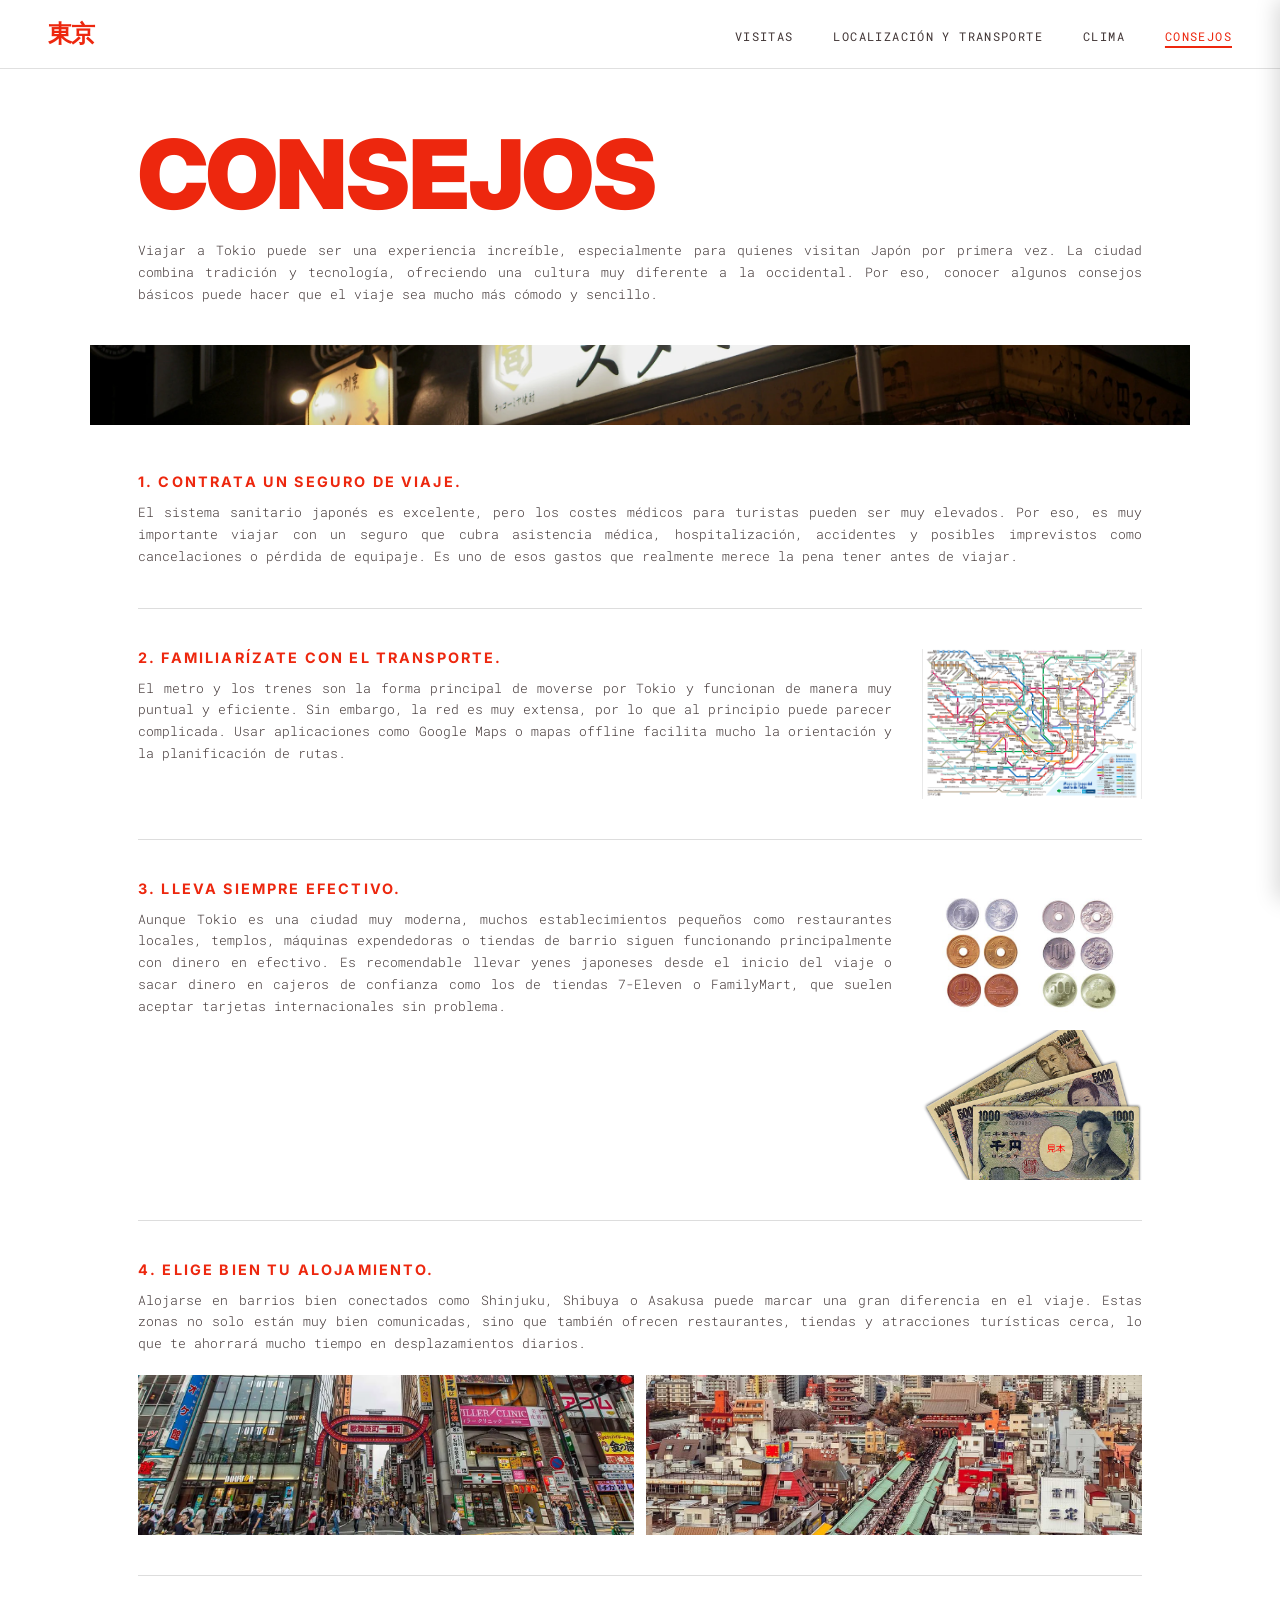
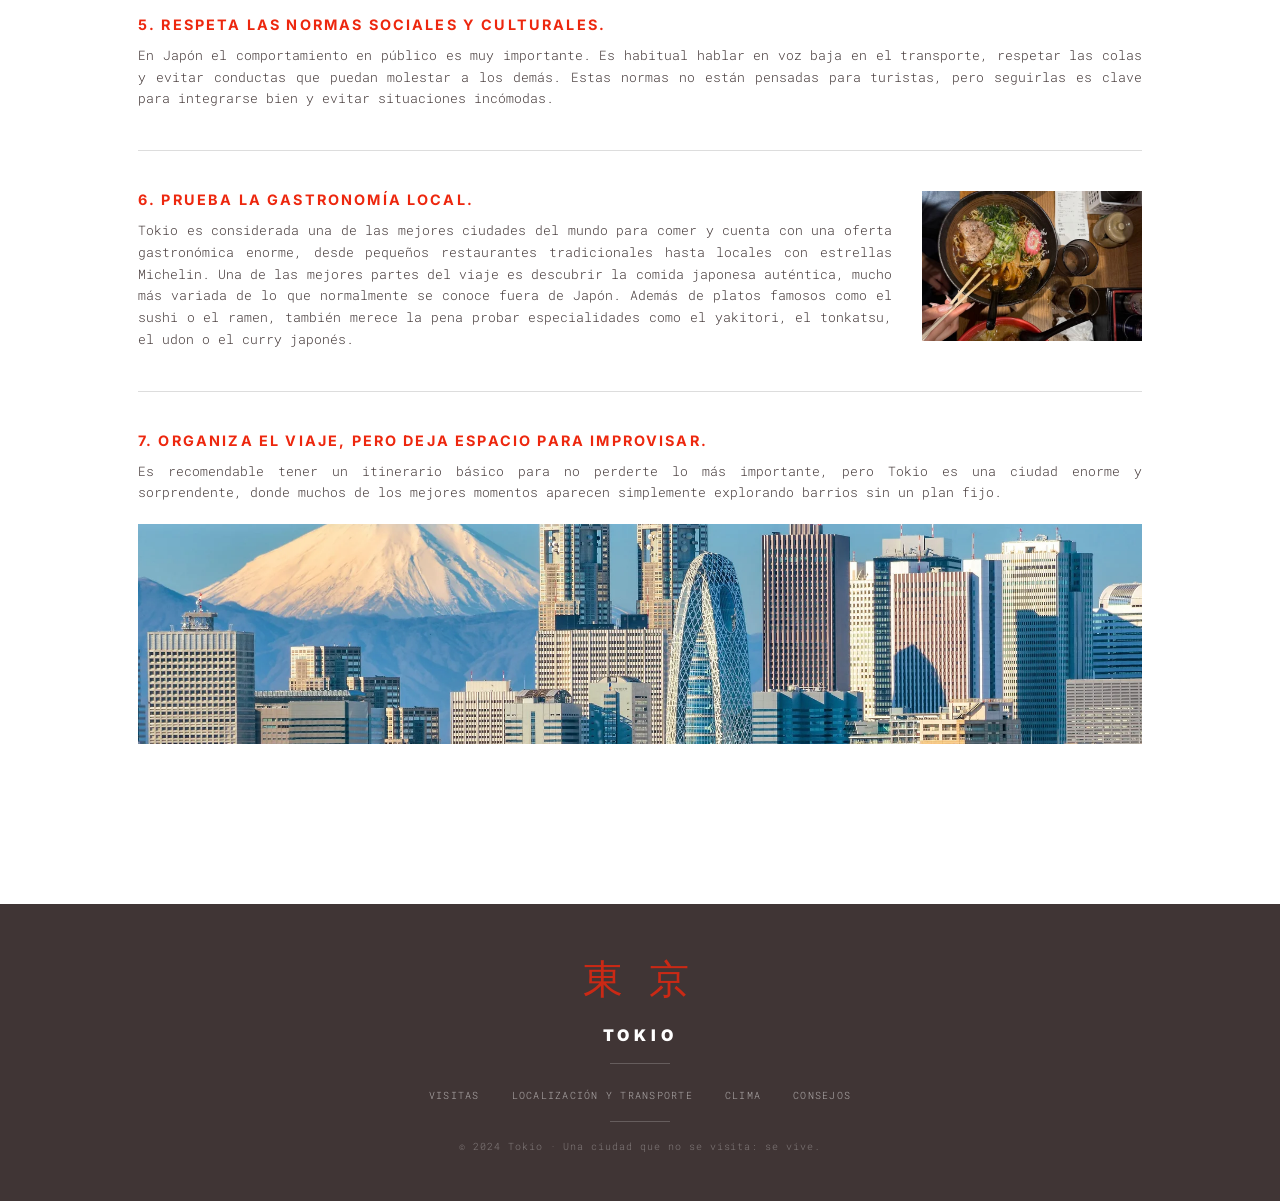
<file: consejos.html>
<!DOCTYPE html>
<html lang="es">
  <head>
    <meta charset="UTF-8" />
    <meta name="viewport" content="width=device-width, initial-scale=1.0" />
    <title>東京 · Consejos</title>
    <link rel="stylesheet" href="css/styles.css" />
    <link rel="stylesheet" href="css/consejos.css" />
  </head>
  <body data-page="consejos">
    <nav id="mainNav"></nav>
    <div id="mobileMenu" class="mobile-menu"></div>
    <div id="overlayBg" class="overlay-bg"></div>

    <main class="page-wrapper">
      <!-- CABECERA -->
      <div class="consejos-header">
        <div class="consejos-header-left">
          <h1 class="page-title">CONSEJOS</h1>
          <p class="body-text">
            Viajar a Tokio puede ser una experiencia increíble, especialmente
            para quienes visitan Japón por primera vez. La ciudad combina
            tradición y tecnología, ofreciendo una cultura muy diferente a la
            occidental. Por eso, conocer algunos consejos básicos puede hacer
            que el viaje sea mucho más cómodo y sencillo.
          </p>
        </div>
      </div>

      <!-- FRANJA DIVISORIA ROJA -->
      <div class="red-strip">
        <img src="media/TOKYO-8.webp" alt="Tokio" />
      </div>

      <!-- LISTA DE CONSEJOS -->
      <div class="tips-list">
        <!-- 1 -->
        <article class="tip-item tip-text-only">
          <h2 class="tip-number section-subtitle">
            1. Contrata un seguro de viaje.
          </h2>
          <p class="body-text">
            El sistema sanitario japonés es excelente, pero los costes médicos
            para turistas pueden ser muy elevados. Por eso, es muy importante
            viajar con un seguro que cubra asistencia médica, hospitalización,
            accidentes y posibles imprevistos como cancelaciones o pérdida de
            equipaje. Es uno de esos gastos que realmente merece la pena tener
            antes de viajar.
          </p>
        </article>

        <!-- 2 -->
        <article class="tip-item tip-with-img">
          <div class="tip-content">
            <h2 class="tip-number section-subtitle">
              2. Familiarízate con el transporte.
            </h2>
            <p class="body-text">
              El metro y los trenes son la forma principal de moverse por Tokio
              y funcionan de manera muy puntual y eficiente. Sin embargo, la red
              es muy extensa, por lo que al principio puede parecer complicada.
              Usar aplicaciones como Google Maps o mapas offline facilita mucho
              la orientación y la planificación de rutas.
            </p>
          </div>
          <div class="tip-img">
            <img src="media/img_01.png" alt="Metro Tokio" />
          </div>
        </article>

        <!-- 3 -->
        <article class="tip-item tip-with-img">
          <div class="tip-content">
            <h2 class="tip-number section-subtitle">
              3. Lleva siempre efectivo.
            </h2>
            <p class="body-text">
              Aunque Tokio es una ciudad muy moderna, muchos establecimientos
              pequeños como restaurantes locales, templos, máquinas expendedoras
              o tiendas de barrio siguen funcionando principalmente con dinero
              en efectivo. Es recomendable llevar yenes japoneses desde el
              inicio del viaje o sacar dinero en cajeros de confianza como los
              de tiendas 7-Eleven o FamilyMart, que suelen aceptar tarjetas
              internacionales sin problema.
            </p>
          </div>
          <div class="tip-img">
            <img
              src="media/yen-japones-monedas.png.jpg"
              alt="Yenes japoneses"
            />
            <img src="media/JPY_Banknotes.png" alt="Yenes japoneses" />
          </div>
        </article>

        <!-- 4 -->
        <article class="tip-item tip-text-only">
          <h2 class="tip-number section-subtitle">
            4. Elige bien tu alojamiento.
          </h2>
          <p class="body-text">
            Alojarse en barrios bien conectados como Shinjuku, Shibuya o Asakusa
            puede marcar una gran diferencia en el viaje. Estas zonas no solo
            están muy bien comunicadas, sino que también ofrecen restaurantes,
            tiendas y atracciones turísticas cerca, lo que te ahorrará mucho
            tiempo en desplazamientos diarios.
          </p>
          <div class="tip-img-double">
            <img src="media/shinjuku-japonismo.webp" alt="Shinjuku" />
            <img src="media/asakusa-28.jpg" alt="Tokio aéreo" />
          </div>
        </article>

        <!-- 5 -->
        <article class="tip-item tip-text-only">
          <h2 class="tip-number section-subtitle">
            5. Respeta las normas sociales y culturales.
          </h2>
          <p class="body-text">
            En Japón el comportamiento en público es muy importante. Es habitual
            hablar en voz baja en el transporte, respetar las colas y evitar
            conductas que puedan molestar a los demás. Estas normas no están
            pensadas para turistas, pero seguirlas es clave para integrarse bien
            y evitar situaciones incómodas.
          </p>
        </article>

        <!-- 6 -->
        <article class="tip-item tip-with-img">
          <div class="tip-content">
            <h2 class="tip-number section-subtitle">
              6. Prueba la gastronomía local.
            </h2>
            <p class="body-text">
              Tokio es considerada una de las mejores ciudades del mundo para
              comer y cuenta con una oferta gastronómica enorme, desde pequeños
              restaurantes tradicionales hasta locales con estrellas Michelin.
              Una de las mejores partes del viaje es descubrir la comida
              japonesa auténtica, mucho más variada de lo que normalmente se
              conoce fuera de Japón. Además de platos famosos como el sushi o el
              ramen, también merece la pena probar especialidades como el
              yakitori, el tonkatsu, el udon o el curry japonés.
            </p>
          </div>
          <div class="tip-img">
            <img
              src="media/@pinsbydaniyaa on pinterest xo_ ⤾˚ ༘.jpeg"
              alt="Gastronomía japonesa"
            />
          </div>
        </article>

        <!-- 7 -->
        <article class="tip-item tip-text-only">
          <h2 class="tip-number section-subtitle">
            7. Organiza el viaje, pero deja espacio para improvisar.
          </h2>
          <p class="body-text">
            Es recomendable tener un itinerario básico para no perderte lo más
            importante, pero Tokio es una ciudad enorme y sorprendente, donde
            muchos de los mejores momentos aparecen simplemente explorando
            barrios sin un plan fijo.
          </p>
          <div class="tip-img-full">
            <img
              src="media/tokio-skyline-monte-fuji_98.webp"
              alt="Skyline Tokio"
            />
          </div>
        </article>
      </div>
      <!-- /tips-list -->
    </main>

    <footer id="mainFooter"></footer>

    <script src="js/components.js"></script>
  </body>
</html>
</file>
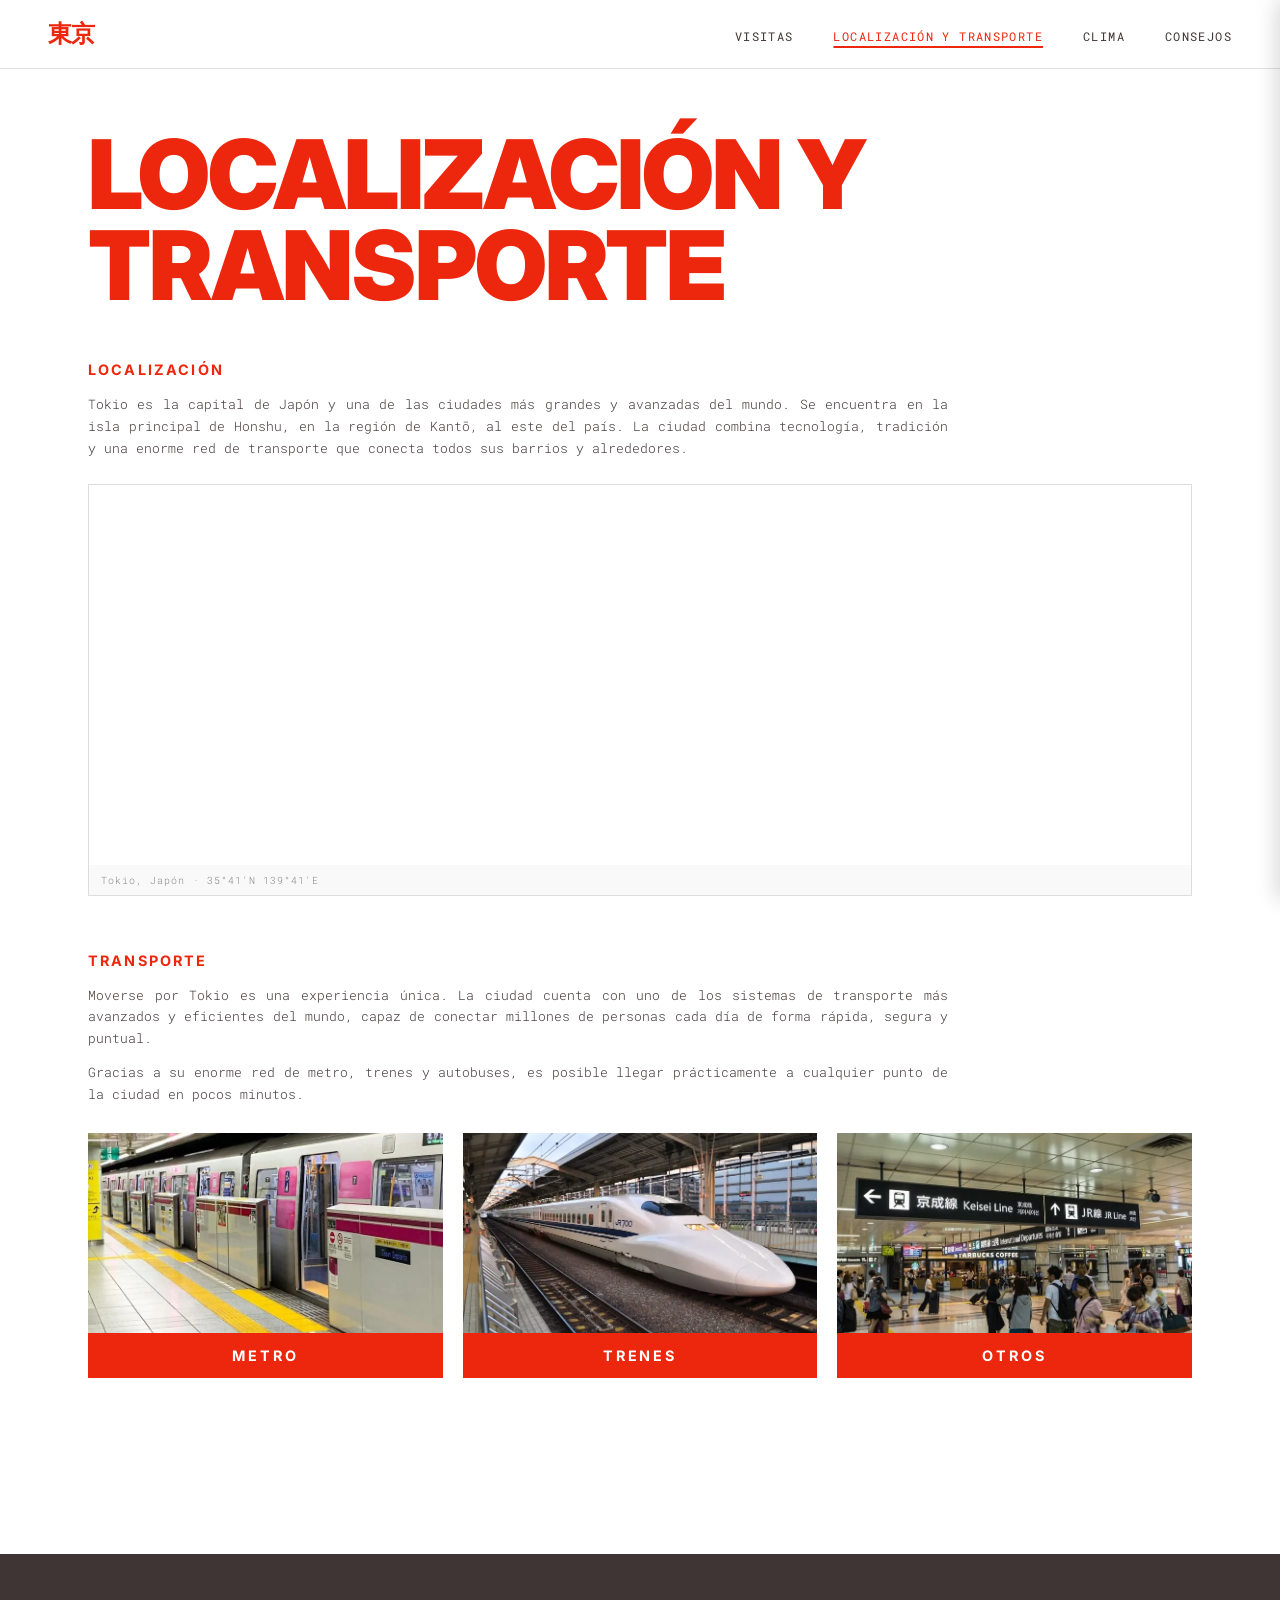
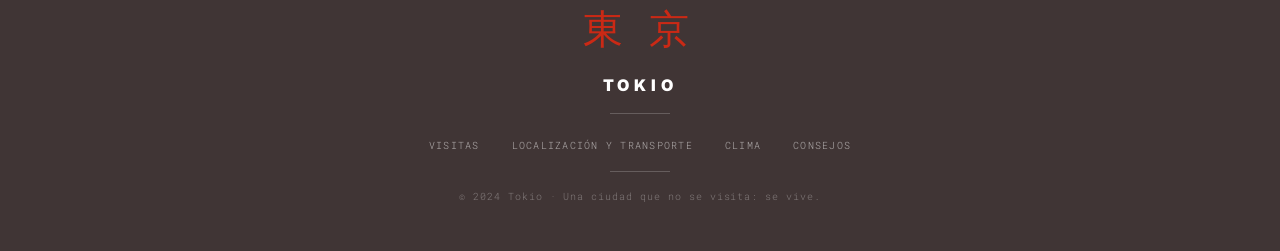
<file: localizacion.html>
<!DOCTYPE html>
<html lang="es">
  <head>
    <meta charset="UTF-8" />
    <meta name="viewport" content="width=device-width, initial-scale=1.0" />
    <title>東京 · Localización y Transporte</title>
    <link rel="stylesheet" href="css/styles.css" />
    <link rel="stylesheet" href="css/localizacion.css" />
  </head>
  <body data-page="localizacion">
    <nav id="mainNav"></nav>
    <div id="mobileMenu" class="mobile-menu"></div>
    <div id="overlayBg" class="overlay-bg"></div>

    <main class="page-wrapper">
      <div class="page-header">
        <div class="page-header-left">
          <h1 class="page-title">LOCALIZACIÓN Y TRANSPORTE</h1>
        </div>
      </div>

      <section class="loc-section">
        <h2 class="section-subtitle">Localización</h2>
        <p class="body-text">
          Tokio es la capital de Japón y una de las ciudades más grandes y
          avanzadas del mundo. Se encuentra en la isla principal de Honshu, en
          la región de Kantō, al este del país. La ciudad combina tecnología,
          tradición y una enorme red de transporte que conecta todos sus barrios
          y alrededores.
        </p>

        <div class="map-container">
          <iframe
            title="Mapa de Tokio"
            src="https://www.openstreetmap.org/export/embed.html?bbox=139.5,35.5,139.9,35.8&layer=mapnik&marker=35.6762,139.6503"
            loading="lazy"
          >
          </iframe>
          <p class="map-caption">Tokio, Japón · 35°41′N 139°41′E</p>
        </div>
      </section>

      <section class="loc-section transport-section">
        <h2 class="section-subtitle">Transporte</h2>
        <p class="body-text">
          Moverse por Tokio es una experiencia única. La ciudad cuenta con uno
          de los sistemas de transporte más avanzados y eficientes del mundo,
          capaz de conectar millones de personas cada día de forma rápida,
          segura y puntual.
        </p>
        <p class="body-text" style="margin-top: 12px">
          Gracias a su enorme red de metro, trenes y autobuses, es posible
          llegar prácticamente a cualquier punto de la ciudad en pocos minutos.
        </p>

        <div class="transport-cards">
          <div class="transport-card" data-modal="metro">
            <div class="transport-img">
              <img src="media/metro.webp" alt="Metro Tokio" />
            </div>
            <div class="transport-label">METRO</div>
          </div>

          <div class="transport-card" data-modal="trenes">
            <div class="transport-img">
              <img src="media/tren.webp" alt="Shinkansen" />
            </div>
            <div class="transport-label">TRENES</div>
          </div>

          <div class="transport-card" data-modal="otros">
            <div class="transport-img">
              <img src="media/aeropuerto.webp" alt="Autobús Tokio" />
            </div>
            <div class="transport-label">OTROS</div>
          </div>
        </div>
      </section>
    </main>

    <div class="modal-overlay" id="modalOverlay">
      <div class="modal-box" id="modalBox">
        <button class="modal-close" id="modalClose">✕</button>
        <h2 class="modal-title" id="modalTitle"></h2>
        <div class="modal-body" id="modalBody"></div>
      </div>
    </div>

    <footer id="mainFooter"></footer>

    <script src="js/components.js"></script>
    <script src="js/localizacion.js"></script>
  </body>
</html>
</file>
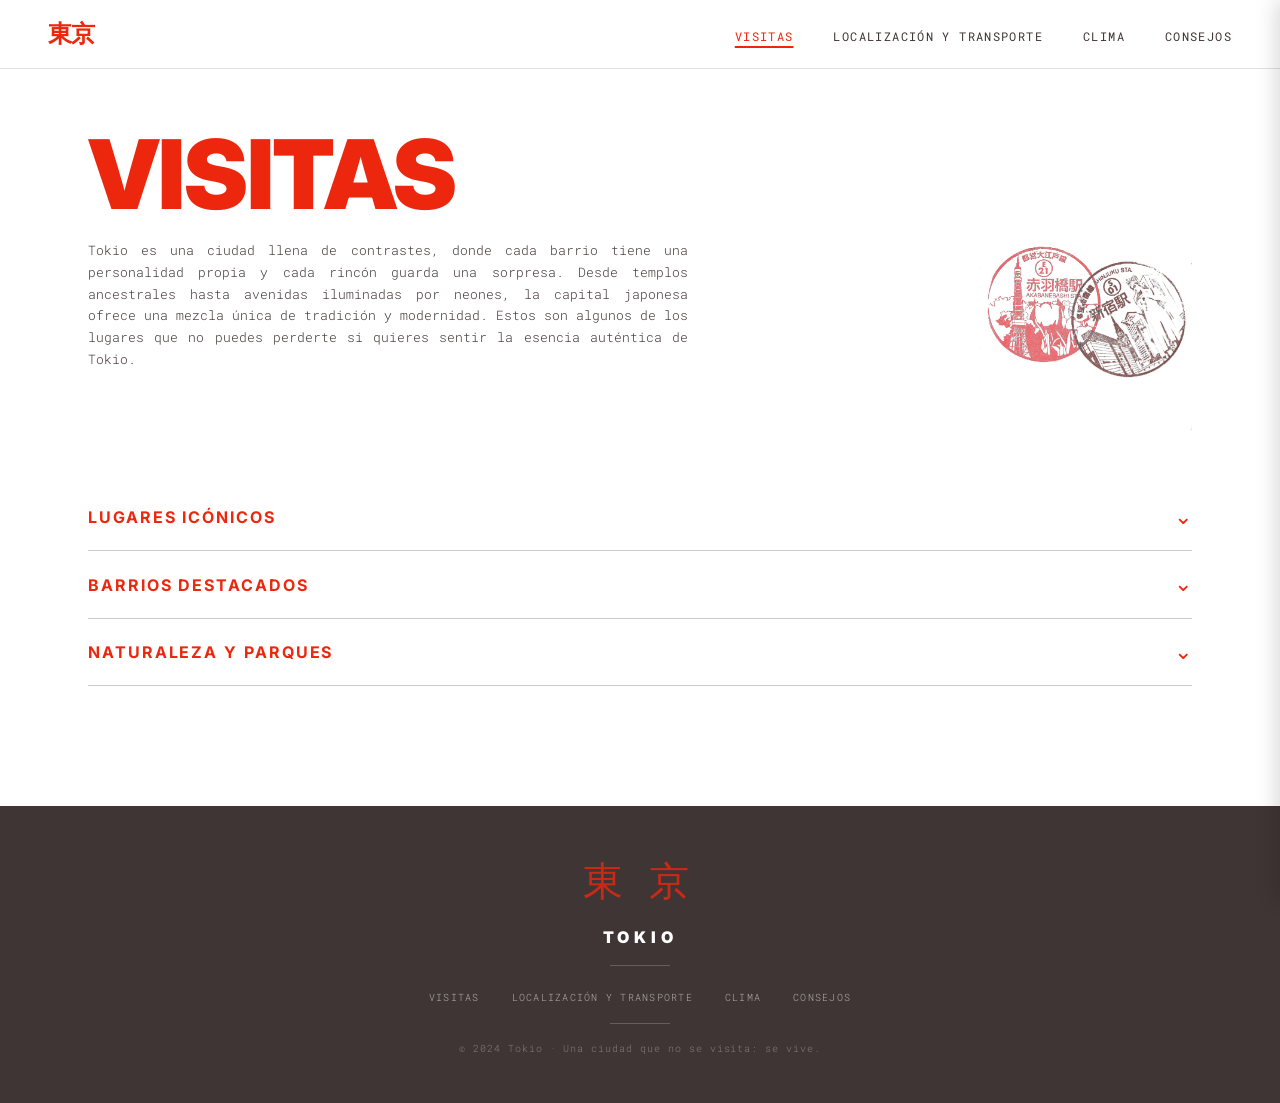
<file: visitas.html>
<!DOCTYPE html>
<html lang="es">
  <head>
    <meta charset="UTF-8" />
    <meta name="viewport" content="width=device-width, initial-scale=1.0" />
    <title>東京 · Visitas</title>
    <link rel="stylesheet" href="css/styles.css" />
    <link rel="stylesheet" href="css/visitas.css" />
  </head>
  <body data-page="visitas">
    <nav id="mainNav"></nav>
    <div id="mobileMenu" class="mobile-menu"></div>
    <div id="overlayBg" class="overlay-bg"></div>

    <main class="page-wrapper">
      <div class="page-header">
        <div class="page-header-left">
          <h1 class="page-title">VISITAS</h1>
          <p class="body-text page-intro">
            Tokio es una ciudad llena de contrastes, donde cada barrio tiene una
            personalidad propia y cada rincón guarda una sorpresa. Desde templos
            ancestrales hasta avenidas iluminadas por neones, la capital
            japonesa ofrece una mezcla única de tradición y modernidad. Estos
            son algunos de los lugares que no puedes perderte si quieres sentir
            la esencia auténtica de Tokio.
          </p>
        </div>
        <div class="page-header-img">
          <img src="media/jfnrnf.png" alt="Tokio" />
        </div>
      </div>

      <div class="accordion-list">
        <div class="accordion-item">
          <button class="accordion-trigger" data-target="lugares-iconicos">
            <span>Lugares Icónicos</span>
            <span class="accordion-arrow">&#8964;</span>
          </button>
          <div class="accordion-content" id="lugares-iconicos">
            <div class="places-grid">
              <div class="place-card">
                <img src="media/Senso-ji (Asakusa).webp" alt="Senso-ji" />
                <div class="place-info">
                  <h3 class="place-name">Senso-ji (Asakusa)</h3>
                  <p class="body-text">
                    El templo más antiguo y visitado de Tokio, fundado en el año
                    628. La imponente puerta Kaminarimon da paso a la calle
                    Nakamise, llena de tiendas tradicionales. Un lugar donde la
                    historia se palpa en cada piedra.
                  </p>
                </div>
              </div>

              <div class="place-card">
                <img src="media/shibuya.webp" alt="Shibuya Crossing" />
                <div class="place-info">
                  <h3 class="place-name">Cruce de Shibuya</h3>
                  <p class="body-text">
                    El cruce peatonal más famoso del mundo. Miles de personas lo
                    atraviesan cada hora entre neones, pantallas gigantes y el
                    ritmo frenético de la ciudad. Es la mejor forma de sentir la
                    energía pura de Tokio.
                  </p>
                </div>
              </div>

              <div class="place-card">
                <img src="media/meiji.webp" alt="Meiji Shrine" />
                <div class="place-info">
                  <h3 class="place-name">Santuario Meiji</h3>
                  <p class="body-text">
                    Un remanso de paz en pleno corazón de la ciudad, rodeado de
                    un frondoso bosque artificial. Dedicado al emperador Meiji,
                    es uno de los santuarios sintoístas más importantes de
                    Japón.
                  </p>
                </div>
              </div>

              <div class="place-card">
                <img src="media/tokio tower.webp" alt="Tokyo Tower" />
                <div class="place-info">
                  <h3 class="place-name">Torre de Tokio</h3>
                  <p class="body-text">
                    Icono inconfundible del skyline de Tokio, inspirada en la
                    Torre Eiffel pero pintada de naranja y blanco. Desde su
                    mirador se obtienen vistas espectaculares de toda la ciudad
                    y, en días despejados, del Monte Fuji.
                  </p>
                </div>
              </div>
            </div>
          </div>
        </div>

        <div class="accordion-item">
          <button class="accordion-trigger" data-target="barrios">
            <span>Barrios Destacados</span>
            <span class="accordion-arrow">&#8964;</span>
          </button>
          <div class="accordion-content" id="barrios">
            <div class="places-grid">
              <div class="place-card">
                <img src="media/Shinjuku .webp" alt="Shinjuku" />
                <div class="place-info">
                  <h3 class="place-name">Shinjuku</h3>
                  <p class="body-text">
                    El barrio más animado de Tokio. De día, rascacielos de
                    cristal y los famosos jardines Gyoen. De noche, el Kabukichō
                    llena las calles de luces de neón, izakayas y
                    entretenimiento sin límite.
                  </p>
                </div>
              </div>

              <div class="place-card">
                <img src="media/harayuku.webp" alt="Harajuku" />
                <div class="place-info">
                  <h3 class="place-name">Harajuku</h3>
                  <p class="body-text">
                    Epicentro de la moda alternativa y la cultura pop japonesa.
                    La calle Takeshita es famosa por sus tiendas únicas, crepes
                    coloridos y la explosiva subcultura kawaii que ha
                    conquistado el mundo entero.
                  </p>
                </div>
              </div>

              <div class="place-card">
                <img src="media/asakusa.webp" alt="Asakusa" />
                <div class="place-info">
                  <h3 class="place-name">Asakusa</h3>
                  <p class="body-text">
                    El barrio más tradicional de Tokio, donde el Japón antiguo
                    sobrevive entre calles adoquinadas, tiendas de artesanía y
                    rickshaws. Perfecto para entender cómo era la ciudad antes
                    de la modernidad.
                  </p>
                </div>
              </div>

              <div class="place-card">
                <img src="media/akhibara.webp" alt="Akihabara" />
                <div class="place-info">
                  <h3 class="place-name">Akihabara</h3>
                  <p class="body-text">
                    El paraíso de la tecnología, el anime y la cultura otaku.
                    Tiendas de electrónica apiladas en varios pisos, figuras
                    coleccionables, maid cafés y arcades que te transportan a un
                    universo completamente diferente.
                  </p>
                </div>
              </div>
            </div>
          </div>
        </div>

        <div class="accordion-item">
          <button class="accordion-trigger" data-target="naturaleza">
            <span>Naturaleza y Parques</span>
            <span class="accordion-arrow">&#8964;</span>
          </button>
          <div class="accordion-content" id="naturaleza">
            <div class="places-grid">
              <div class="place-card">
                <img src="media/parque ueno.webp" alt="Parque Ueno" />
                <div class="place-info">
                  <h3 class="place-name">Parque Ueno</h3>
                  <p class="body-text">
                    El parque más famoso de Tokio, especialmente durante la
                    floración del sakura. Alberga también el zoo más antiguo de
                    Japón y varios museos nacionales que merecen una visita.
                  </p>
                </div>
              </div>

              <div class="place-card">
                <img
                  src="media/jardines shinyuku.webp"
                  alt="Jardines Shinjuku"
                />
                <div class="place-info">
                  <h3 class="place-name">Jardines Shinjuku Gyoen</h3>
                  <p class="body-text">
                    Un refugio verde en medio del caos urbano. Más de 1.000
                    cerezos hacen de este jardín uno de los mejores lugares para
                    el hanami en toda la ciudad. Abierto durante todo el año con
                    paisajes cambiantes.
                  </p>
                </div>
              </div>

              <div class="place-card">
                <img src="media/monte fuji.webp" alt="Monte Fuji" />
                <div class="place-info">
                  <h3 class="place-name">Monte Fuji (excursión)</h3>
                  <p class="body-text">
                    A solo 100 km de Tokio, el símbolo por excelencia de Japón.
                    Se puede visitar en una excursión de día desde la capital.
                    El lago Kawaguchiko ofrece las vistas más fotogénicas del
                    volcán sagrado.
                  </p>
                </div>
              </div>

              <div class="place-card">
                <img src="media/odaiba.webp" alt="Odaiba" />
                <div class="place-info">
                  <h3 class="place-name">Odaiba</h3>
                  <p class="body-text">
                    Isla artificial en la Bahía de Tokio con vistas al Rainbow
                    Bridge y el skyline de la ciudad. Combina centros
                    comerciales futuristas, playas artificiales y museos
                    interactivos en un entorno único.
                  </p>
                </div>
              </div>
            </div>
          </div>
        </div>
      </div>
    </main>

    <footer id="mainFooter"></footer>

    <!-- jQuery CDN -->
    <script src="https://code.jquery.com/jquery-3.7.1.min.js"></script>
    <script src="js/components.js"></script>
    <script src="js/visitas.js"></script>
  </body>
</html>
</file>
<file: css/styles.css>
@import url("https://fonts.googleapis.com/css2?family=Roboto+Mono:wght@300;400;500&family=Inter:wght@400;700;900&display=swap");

:root {
  --rojo: #ed270e;
  --blanco: #ffffff;
  --footer-bg: #403535;
  --negro: #403535;
  --gris-claro: #f5f5f5;
}

*,
*::before,
*::after {
  box-sizing: border-box;
  margin: 0;
  padding: 0;
}

html {
  scroll-behavior: smooth;
}

body {
  font-family: "Roboto Mono", monospace;
  font-weight: 300;
  background: var(--blanco);
  color: var(--negro);
  overflow-x: hidden;
}

nav {
  display: flex;
  align-items: center;
  justify-content: space-between;
  padding: 18px 48px;
  background: var(--blanco);
  position: sticky;
  top: 0;
  z-index: 100;
  border-bottom: 1px solid #e0e0e0;
}

.nav-logo {
  font-family: "Inter", sans-serif;
  font-weight: 900;
  font-size: 1.5rem;
  color: var(--rojo);
  text-decoration: none;
  letter-spacing: -1px;
}

.nav-links {
  display: flex;
  list-style: none;
  gap: 40px;
  align-items: center;
}

.nav-links a {
  font-family: "Roboto Mono", monospace;
  font-weight: 400;
  font-size: 0.72rem;
  letter-spacing: 0.12em;
  text-transform: uppercase;
  color: var(--negro);
  text-decoration: none;
  position: relative;
  padding-bottom: 4px;
  transition: color 0.25s;
}

.nav-links a::after {
  content: "";
  position: absolute;
  bottom: 0;
  left: 0;
  width: 0;
  height: 2px;
  background: var(--rojo);
  transition: width 0.3s ease;
}

.nav-links a:hover {
  color: var(--rojo);
}

.nav-links a:hover::after {
  width: 100%;
}

.nav-links a.active {
  color: var(--rojo);
  text-decoration: underline;
  text-underline-offset: 5px;
  text-decoration-thickness: 2px;
}

.hamburger {
  display: none;
  flex-direction: column;
  gap: 5px;
  cursor: pointer;
  background: none;
  border: none;
  padding: 4px;
  margin-left: auto;
}

.hamburger span {
  display: block;
  width: 26px;
  height: 2px;
  background: var(--negro);
  transition: all 0.3s;
}

.mobile-menu {
  display: flex;
  position: fixed;
  top: 0;
  right: 0;
  width: 260px;
  height: 100vh;
  background: var(--blanco);
  z-index: 200;
  padding: 30px 30px;
  flex-direction: column;
  gap: 24px;
  box-shadow: -4px 0 20px rgba(0, 0, 0, 0.15);
  transform: translateX(100%);
  transition: transform 0.35s ease;
}

.mobile-menu.open {
  transform: translateX(0);
}

.mobile-menu-header {
  display: flex;
  justify-content: space-between;
  align-items: center;
  margin-bottom: 20px;
}

.mobile-menu .nav-logo {
  font-size: 1.2rem;
}

.close-menu {
  background: none;
  border: none;
  font-size: 1.6rem;
  color: var(--rojo);
  cursor: pointer;
  font-weight: 700;
  line-height: 1;
}

.mobile-menu ul {
  list-style: none;
  display: flex;
  flex-direction: column;
  gap: 20px;
}

.mobile-menu ul a {
  font-family: "Roboto Mono", monospace;
  font-size: 0.8rem;
  letter-spacing: 0.1em;
  text-transform: uppercase;
  color: var(--negro);
  text-decoration: none;
  transition: color 0.2s;
}

.mobile-menu ul a:hover,
.mobile-menu ul a.active {
  color: var(--rojo);
}

.overlay-bg {
  display: none;
  position: fixed;
  inset: 0;
  background: rgba(0, 0, 0, 0.4);
  z-index: 199;
}

.overlay-bg.open {
  display: block;
}

footer {
  background: var(--footer-bg);
  color: var(--blanco);
  padding: 48px;
  display: flex;
  flex-direction: column;
  align-items: center;
  gap: 18px;
  margin-top: 80px;
}

.footer-kanji {
  font-family: "Inter", sans-serif;
  font-size: 2.5rem;
  color: var(--rojo);
  opacity: 0.8;
  letter-spacing: 8px;
}

.footer-logo {
  font-family: "Inter", sans-serif;
  font-weight: 900;
  font-size: 1rem;
  letter-spacing: 0.3em;
  text-transform: uppercase;
  color: var(--blanco);
}

.footer-links {
  display: flex;
  gap: 32px;
  list-style: none;
  flex-wrap: wrap;
  justify-content: center;
}

.footer-links a {
  font-family: "Roboto Mono", monospace;
  font-size: 0.65rem;
  letter-spacing: 0.12em;
  text-transform: uppercase;
  color: rgba(255, 255, 255, 0.6);
  text-decoration: none;
  transition: color 0.2s;
}

.footer-links a:hover {
  color: var(--rojo);
}

.footer-divider {
  width: 60px;
  height: 1px;
  background: rgba(255, 255, 255, 0.2);
}

.footer-copy {
  font-family: "Roboto Mono", monospace;
  font-size: 0.6rem;
  letter-spacing: 0.1em;
  color: rgba(255, 255, 255, 0.35);
  text-align: center;
}

.page-title {
  font-family: "Inter", sans-serif;
  font-weight: 900;
  font-size: clamp(3rem, 8vw, 6rem);
  color: var(--rojo);
  line-height: 0.95;
  letter-spacing: -2px;
  text-transform: uppercase;
}

.section-subtitle {
  font-family: "Inter", sans-serif;
  font-weight: 700;
  font-size: 0.9rem;
  letter-spacing: 0.15em;
  text-transform: uppercase;
  color: var(--rojo);
  margin-bottom: 16px;
}

.body-text {
  font-family: "Roboto Mono", monospace;
  font-weight: 300;
  font-size: 0.8rem;
  line-height: 1.7;
  text-align: justify;
}

@media (max-width: 900px) {
  nav {
    padding: 16px 28px;
  }

  .nav-links {
    display: none;
  }

  .hamburger {
    display: flex;
  }
}

@media (max-width: 600px) {
  nav {
    padding: 14px 20px;
  }

  footer {
    padding: 36px 24px;
  }
}
</file>
<file: css/consejos.css>
.page-wrapper {
  max-width: 1100px;
  margin: 0 auto;
  padding: 60px 48px 40px;
}

/* ── Cabecera ── */
.consejos-header {
  display: flex;
  justify-content: space-between;
  align-items: flex-start;
  gap: 30px;
  margin-bottom: 40px;
}

.consejos-header-left {
  flex: 1;
}

.consejos-header-left .page-title {
  margin-bottom: 20px;
}

.consejos-kanjis {
  display: flex;
  flex-direction: column;
  gap: 0;
  pointer-events: none;
  flex-shrink: 0;
}

.consejos-kanjis span {
  font-family: 'Inter', sans-serif;
  font-weight: 900;
  font-size: clamp(2rem, 4vw, 3.8rem);
  color: var(--rojo);
  opacity: 0.15;
  line-height: 1;
}

.red-strip {
  position: relative;
  height: 80px;
  overflow: hidden;
  margin: 0 -48px 48px;
}

.red-strip img {
  width: 100%;
  height: 100%;
  object-fit: cover;
  object-position: center 40%;
  display: block;
}

.red-strip-overlay {
  position: absolute;
  inset: 0;
  background: rgba(237,39,14,0.55);
}

.tips-list {
  display: flex;
  flex-direction: column;
  gap: 40px;
}

.tip-item {
  padding-bottom: 40px;
  border-bottom: 1px solid #ddd;
}

.tip-item:last-child {
  border-bottom: none;
}

.tip-number {
  margin-bottom: 12px;
}

.tip-with-img {
  display: flex;
  gap: 30px;
  align-items: flex-start;
}

.tip-content {
  flex: 1;
}

.tip-img {
  width: 220px;
  flex-shrink: 0;
}

.tip-img img {
  width: 100%;
  height: 150px;
  object-fit: cover;
  display: block;
}

.tip-img-double {
  display: grid;
  grid-template-columns: 1fr 1fr;
  gap: 12px;
  margin-top: 20px;
}

.tip-img-double img {
  width: 100%;
  height: 160px;
  object-fit: cover;
  display: block;
}

.tip-img-full {
  margin-top: 20px;
}

.tip-img-full img {
  width: 100%;
  height: 220px;
  object-fit: cover;
  display: block;
}

@media (max-width: 900px) {
  .page-wrapper {
    padding: 40px 28px 30px;
  }

  .red-strip {
    margin: 0 -28px 40px;
  }

  .tip-with-img {
    flex-direction: column;
  }

  .tip-img {
    width: 100%;
    max-width: 340px;
  }

  .tip-img img {
    height: 200px;
  }
}

@media (max-width: 600px) {
  .page-wrapper {
    padding: 28px 20px 24px;
  }

  .red-strip {
    margin: 0 -20px 32px;
    height: 60px;
  }

  .consejos-kanjis span {
    font-size: 2rem;
  }

  .tip-img-double {
    grid-template-columns: 1fr;
  }

  .tip-img-double img {
    height: 180px;
  }

  .tip-img-full img {
    height: 160px;
  }
}
</file>
<file: css/localizacion.css>
.page-wrapper {
  max-width: 1200px;
  margin: 0 auto;
  padding: 60px 48px 40px;
}

.page-header {
  display: flex;
  align-items: flex-start;
  gap: 40px;
  margin-bottom: 50px;
}

.page-header-left {
  flex: 1;
}

.page-header-img {
  width: 280px;
  flex-shrink: 0;
}

.page-header-img img {
  width: 100%;
  object-fit: contain;
}

.loc-section {
  margin-bottom: 56px;
}

.loc-section .body-text {
  max-width: 860px;
}

.map-container {
  margin-top: 24px;
  border: 1px solid #ddd;
  overflow: hidden;
}

.map-container iframe {
  width: 100%;
  height: 380px;
  border: none;
  display: block;
}

.map-caption {
  font-family: 'Roboto Mono', monospace;
  font-size: 0.65rem;
  letter-spacing: 0.1em;
  color: #888;
  padding: 8px 12px;
  background: #f9f9f9;
}

.transport-section {
  margin-top: 10px;
}

.transport-cards {
  display: grid;
  grid-template-columns: repeat(3, 1fr);
  gap: 20px;
  margin-top: 28px;
}

.transport-card {
  cursor: pointer;
  overflow: hidden;
  position: relative;
}

.transport-img {
  overflow: hidden;
  height: 200px;
}

.transport-img img {
  width: 100%;
  height: 100%;
  object-fit: cover;
  transition: transform 0.4s ease, filter 0.4s ease;
}

.transport-card:hover .transport-img img {
  transform: scale(1.06);
  filter: brightness(0.75);
}

.transport-label {
  background: var(--rojo);
  color: var(--blanco);
  font-family: 'Inter', sans-serif;
  font-weight: 700;
  font-size: 0.9rem;
  letter-spacing: 0.2em;
  text-align: center;
  padding: 14px;
  transition: background 0.25s;
}

.transport-card:hover .transport-label {
  background: #c01e08;
}

.modal-overlay {
  display: none;
  position: fixed;
  inset: 0;
  background: rgba(0,0,0,0.6);
  z-index: 300;
  align-items: center;
  justify-content: center;
  padding: 20px;
}

.modal-overlay.open {
  display: flex;
}

.modal-box {
  background: var(--blanco);
  max-width: 640px;
  width: 100%;
  padding: 40px;
  position: relative;
  max-height: 80vh;
  overflow-y: auto;
  animation: modalIn 0.25s ease;
}

@keyframes modalIn {
  from { transform: translateY(20px); opacity: 0; }
  to   { transform: translateY(0);    opacity: 1; }
}

.modal-close {
  position: absolute;
  top: 16px;
  right: 20px;
  background: none;
  border: none;
  font-size: 1.3rem;
  color: var(--rojo);
  cursor: pointer;
  font-weight: 700;
}

.modal-title {
  font-family: 'Inter', sans-serif;
  font-weight: 900;
  font-size: 1.8rem;
  color: var(--rojo);
  text-transform: uppercase;
  letter-spacing: -1px;
  margin-bottom: 20px;
}

.modal-body p {
  font-family: 'Roboto Mono', monospace;
  font-size: 0.78rem;
  font-weight: 300;
  line-height: 1.75;
  text-align: justify;
  margin-bottom: 12px;
}

.modal-body ul {
  list-style: none;
  margin-top: 12px;
}

.modal-body ul li {
  font-family: 'Roboto Mono', monospace;
  font-size: 0.75rem;
  font-weight: 300;
  line-height: 1.7;
  padding: 6px 0;
  border-bottom: 1px solid #eee;
}

.modal-body ul li::before {
  content: '— ';
  color: var(--rojo);
}

@media (max-width: 900px) {
  .page-wrapper {
    padding: 40px 28px 30px;
  }

  .page-header {
    flex-direction: column;
    gap: 20px;
  }

  .page-header-img {
    width: 200px;
  }

  .transport-cards {
    grid-template-columns: 1fr;
    max-width: 400px;
  }
}

@media (max-width: 600px) {
  .page-wrapper {
    padding: 28px 20px 24px;
  }

  .map-container iframe {
    height: 260px;
  }

  .modal-box {
    padding: 28px 20px;
  }
}
</file>
<file: css/visitas.css>
.page-wrapper {
  max-width: 1200px;
  margin: 0 auto;
  padding: 60px 48px 40px;
}

.page-header {
  display: flex;
  align-items: flex-start;
  gap: 40px;
  margin-bottom: 50px;
}

.page-header-left {
  flex: 1;
}

.page-header-left .page-title {
  margin-bottom: 20px;
}

.page-header-img {
  width: 220px;
  flex-shrink: 0;
}

.page-header-img img {
  width: 100%;
  object-fit: contain;
  opacity: 0.85;
}

.page-intro {
  max-width: 600px;
}

.accordion-list {
  display: flex;
  flex-direction: column;
  gap: 0;
}

.accordion-item {
  border-bottom: 1px solid #ccc;
}

.accordion-trigger {
  width: 100%;
  background: none;
  border: none;
  padding: 22px 0;
  display: flex;
  justify-content: space-between;
  align-items: center;
  cursor: pointer;
  text-align: left;
  transition: color 0.2s;
}

.accordion-trigger span:first-child {
  font-family: 'Inter', sans-serif;
  font-weight: 700;
  font-size: 1rem;
  letter-spacing: 0.12em;
  text-transform: uppercase;
  color: var(--rojo);
}

.accordion-arrow {
  font-size: 1.4rem;
  color: var(--rojo);
  transition: transform 0.35s ease;
  line-height: 1;
}

.accordion-trigger.open .accordion-arrow {
  transform: rotate(180deg);
}

.accordion-trigger:hover span:first-child {
  opacity: 0.75;
}

.accordion-content {
  display: none;
  padding: 12px 0 32px;
}

/* ── Grid de lugares ── */
.places-grid {
  display: grid;
  grid-template-columns: repeat(2, 1fr);
  gap: 28px;
}

.place-card {
  display: flex;
  gap: 16px;
  align-items: flex-start;
}

.place-card img {
  width: 160px;
  height: 110px;
  object-fit: cover;
  flex-shrink: 0;
}

.place-name {
  font-family: 'Roboto Mono', monospace;
  font-weight: 500;
  font-size: 0.82rem;
  letter-spacing: 0.05em;
  margin-bottom: 8px;
  color: var(--negro);
}

.place-info .body-text {
  font-size: 0.72rem;
  line-height: 1.65;
}

@media (max-width: 900px) {
  .page-wrapper {
    padding: 40px 28px 30px;
  }

  .page-header {
    flex-direction: column;
    gap: 24px;
  }

  .page-header-img {
    width: 160px;
  }
}

@media (max-width: 600px) {
  .page-wrapper {
    padding: 28px 20px 24px;
  }

  .places-grid {
    grid-template-columns: 1fr;
  }

  .place-card {
    flex-direction: column;
  }

  .place-card img {
    width: 100%;
    height: 180px;
  }
}
</file>
